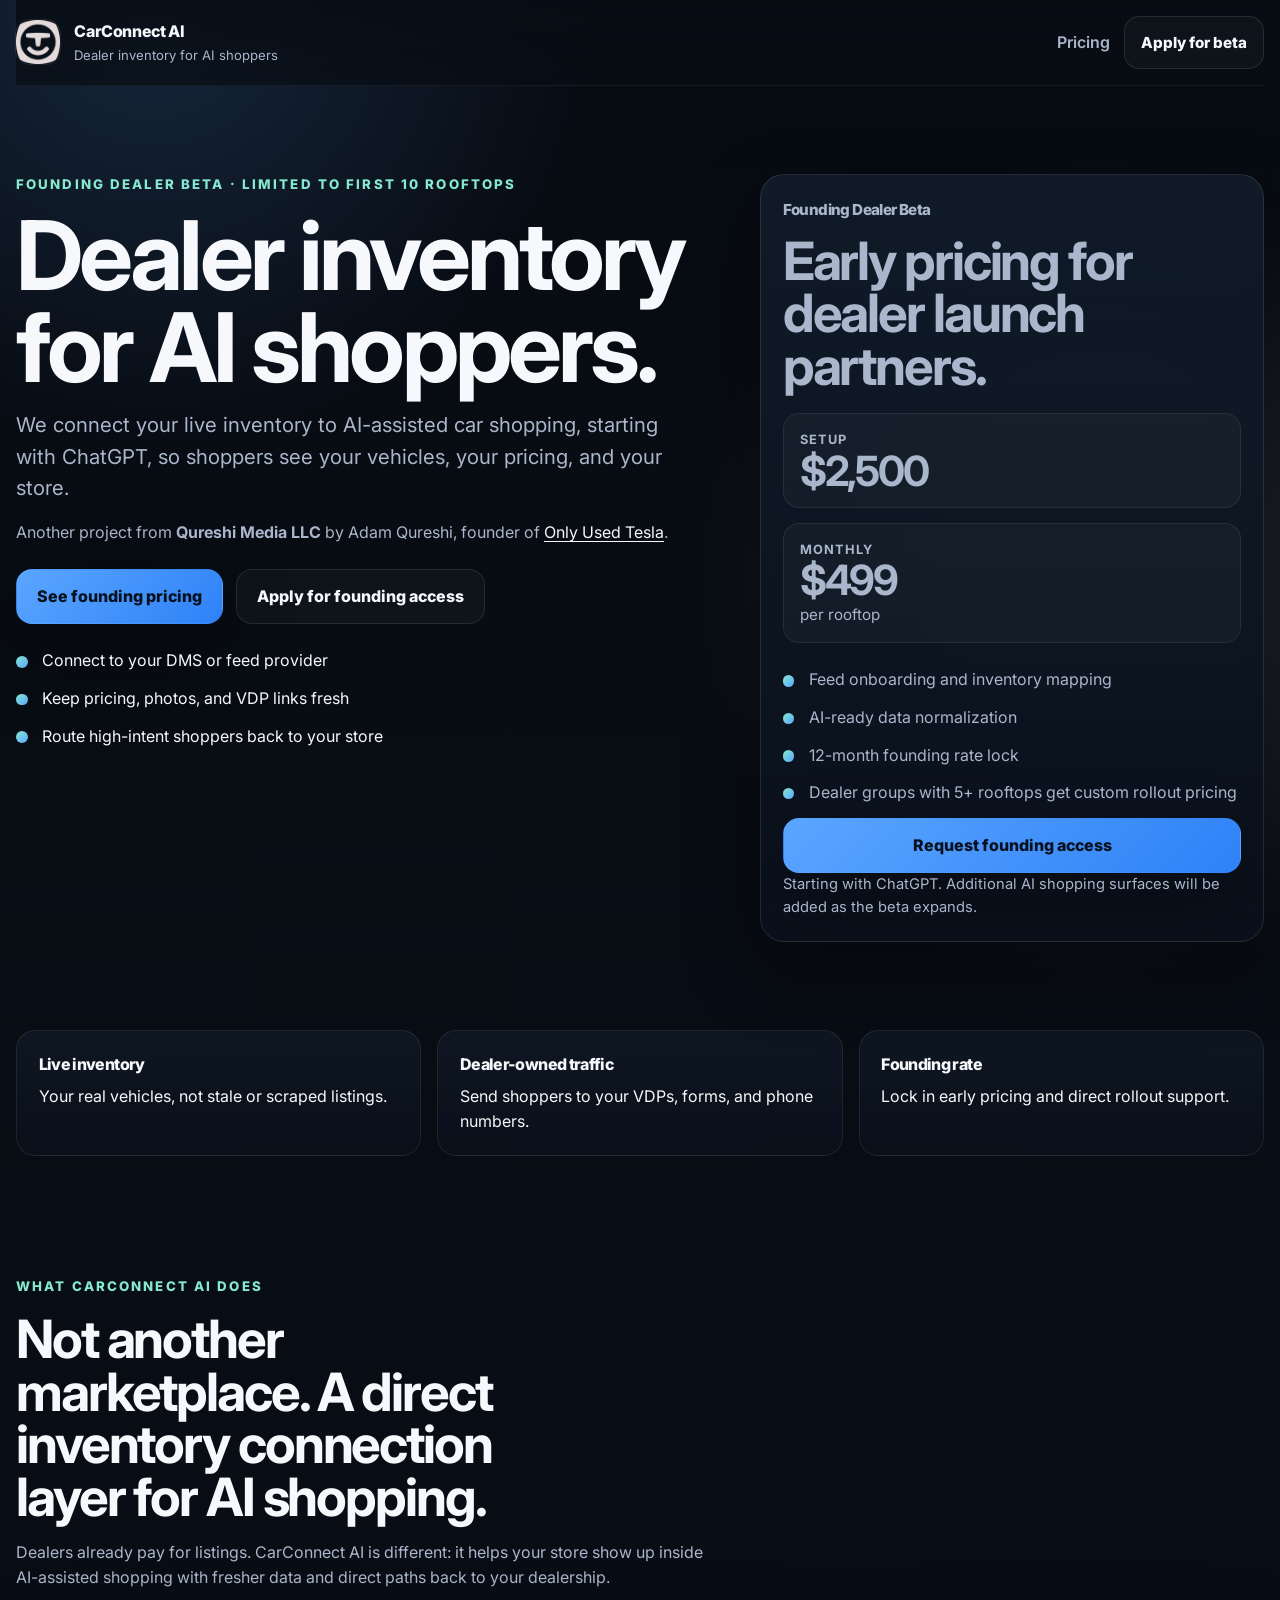
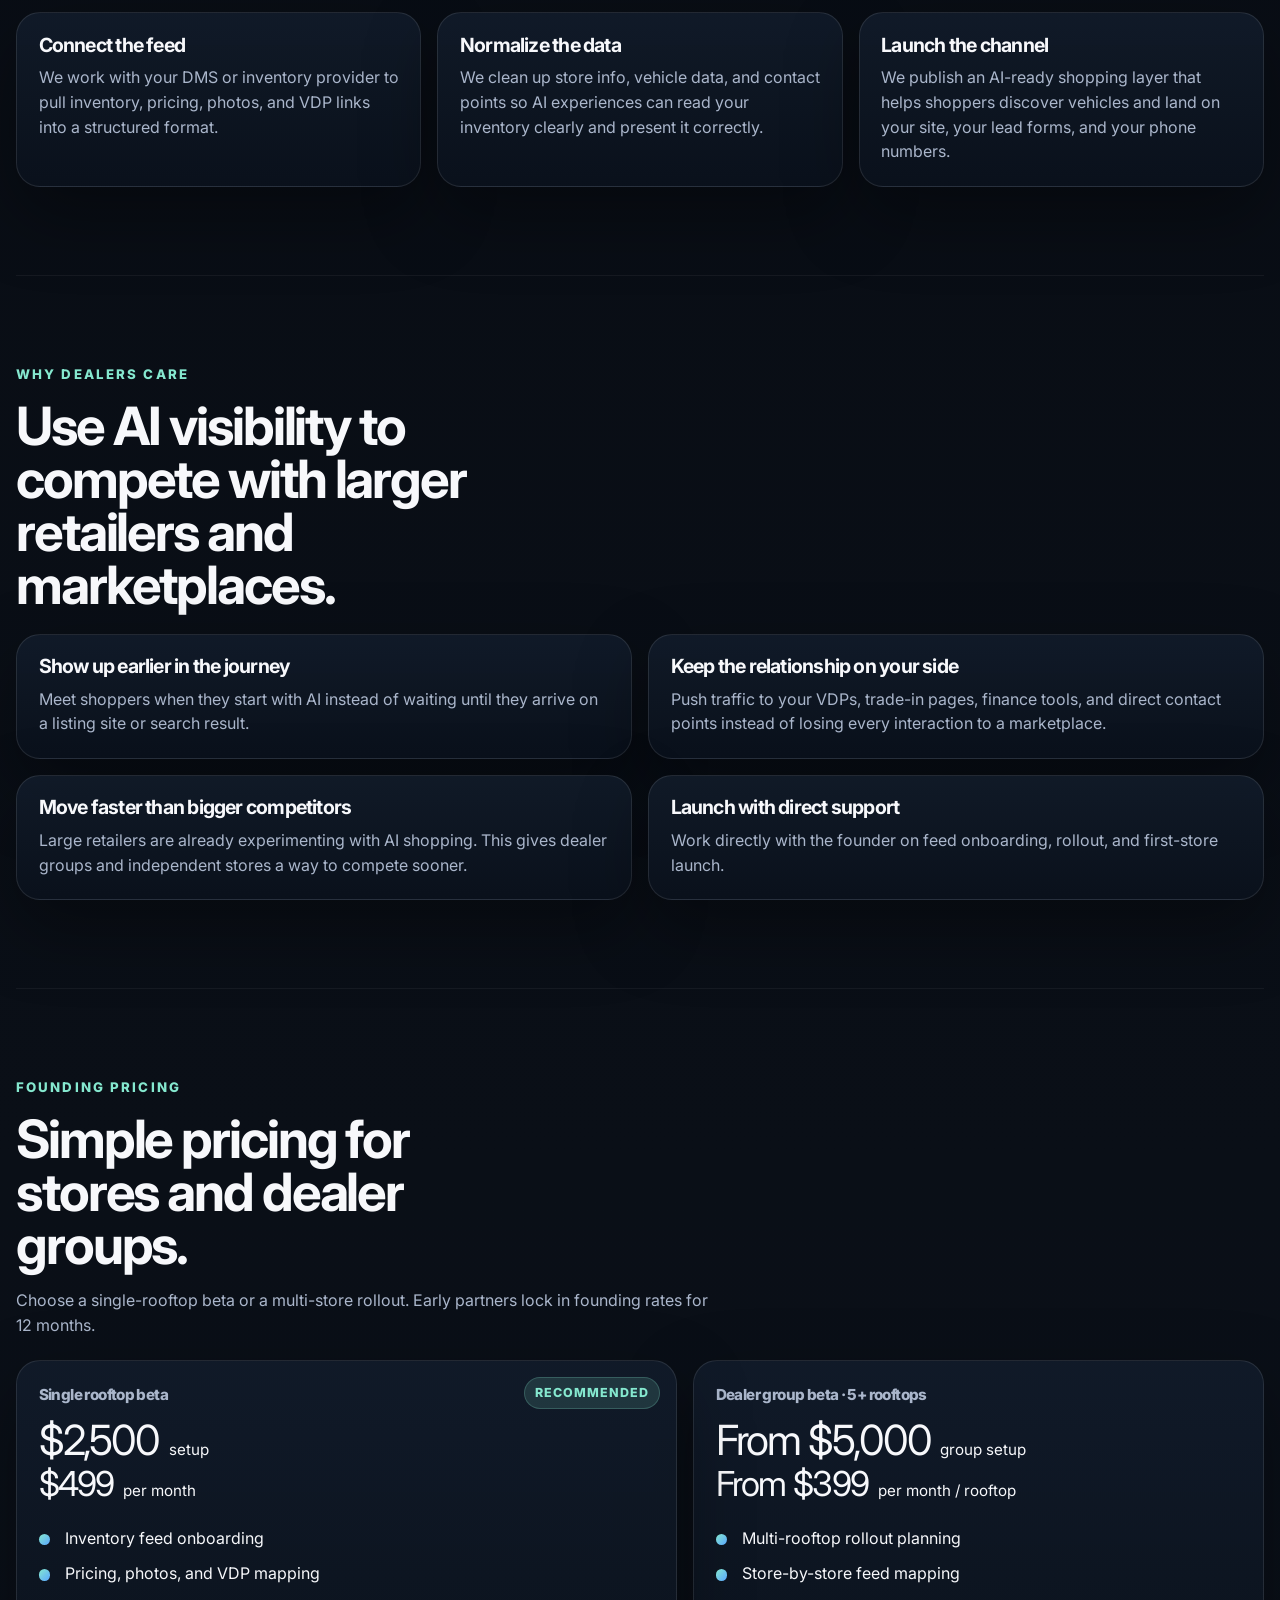
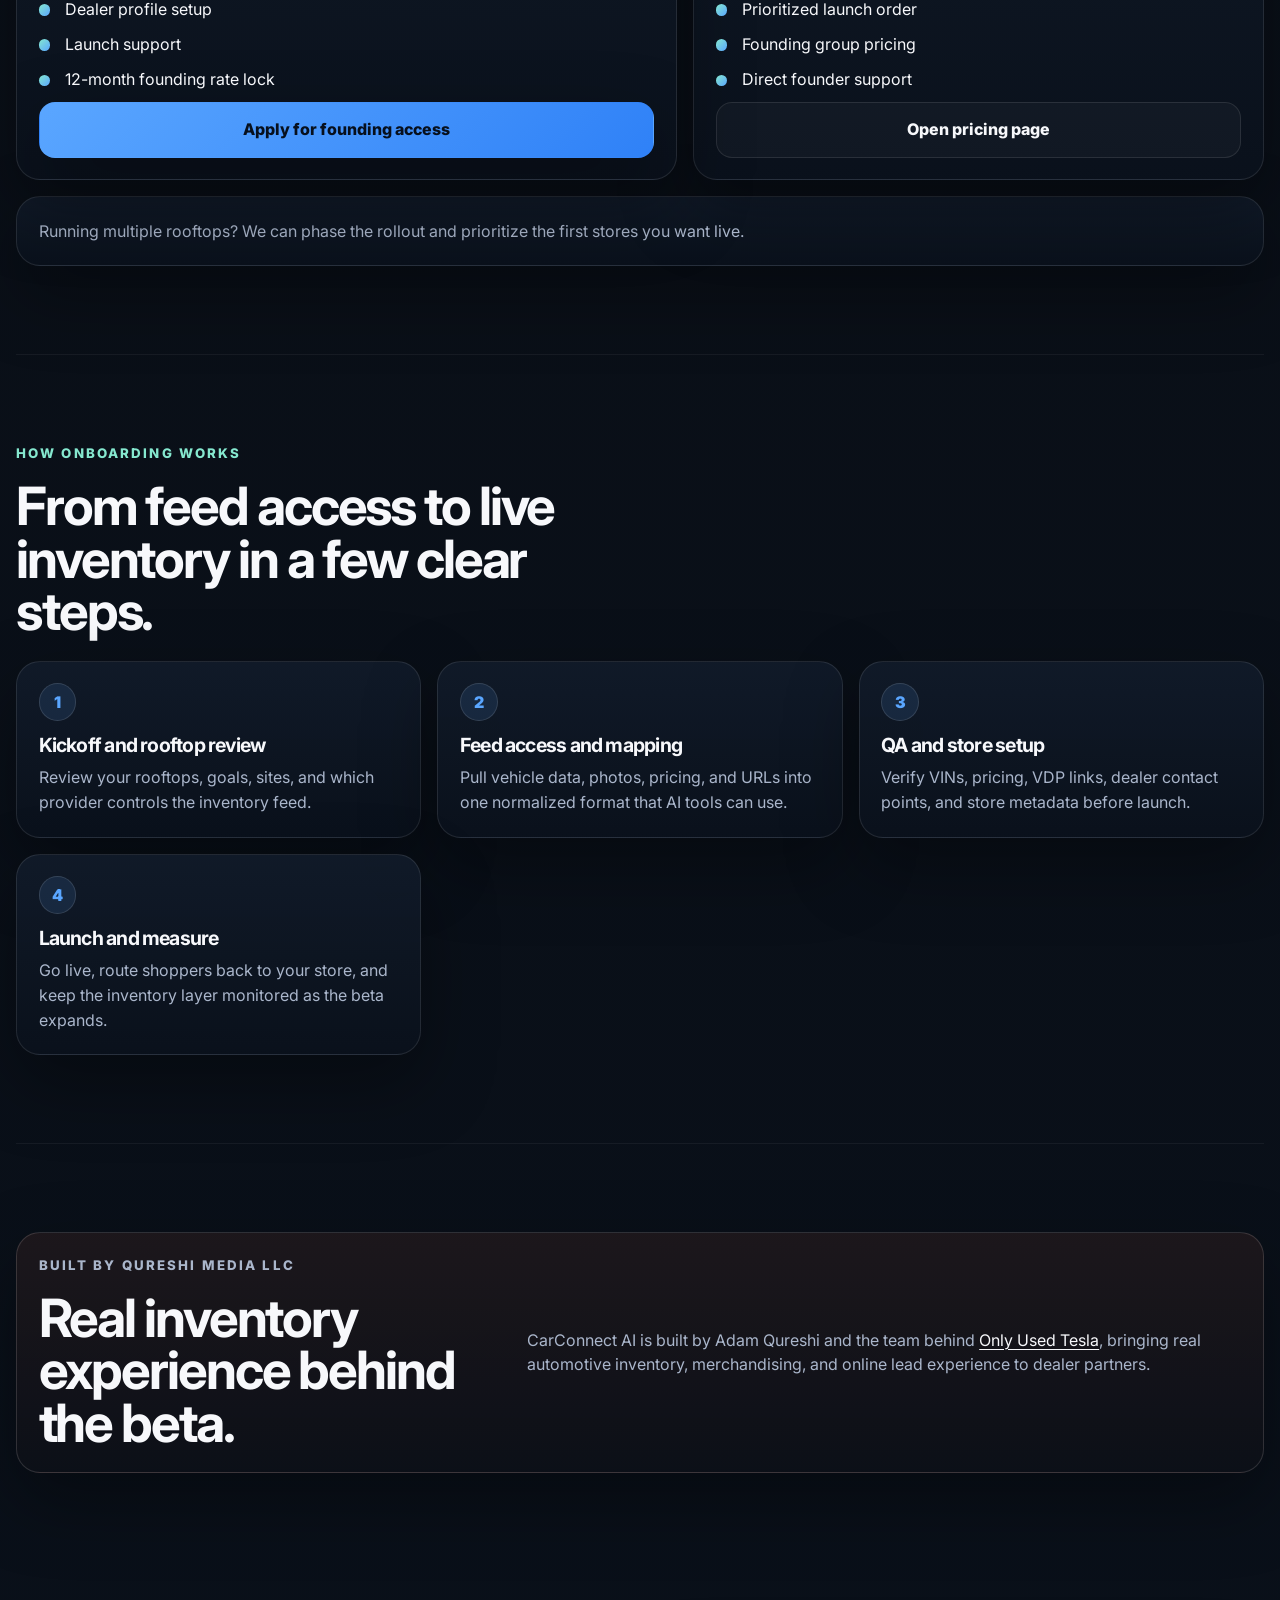
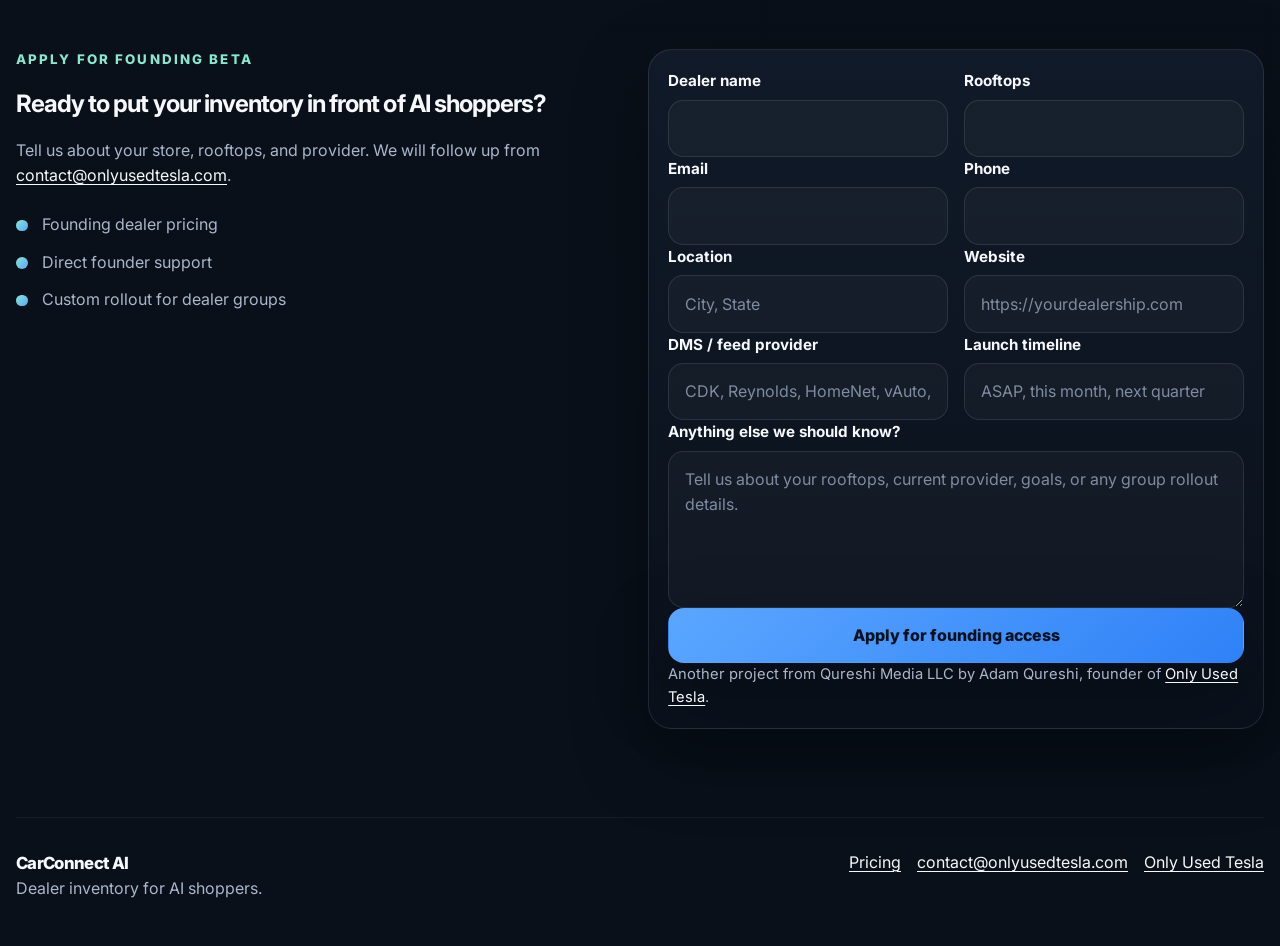
<file: index.html>
<!DOCTYPE html>
<html lang="en">
<head>
  <meta charset="UTF-8" />
  <meta name="viewport" content="width=device-width, initial-scale=1.0" />
  <title>CarConnect AI — Dealer inventory for AI shoppers</title>
  <meta name="description" content="CarConnect AI helps automotive dealers connect live inventory to AI-assisted shopping, starting with ChatGPT." />
  <meta name="theme-color" content="#080d14" />
  <link rel="preconnect" href="https://fonts.googleapis.com" />
  <link rel="preconnect" href="https://fonts.gstatic.com" crossorigin />
  <link href="https://fonts.googleapis.com/css2?family=Inter:wght@400;500;600;700;800;900&display=swap" rel="stylesheet" />
  <link rel="icon" type="image/png" sizes="32x32" href="assets/icon-32.png" />
  <link rel="icon" type="image/png" sizes="192x192" href="assets/icon-192.png" />
  <link rel="apple-touch-icon" href="assets/icon-192.png" />
  <link rel="stylesheet" href="styles.css" />
</head>
<body>
  <div class="site-shell">
    <header class="site-header">
      <a class="brand" href="index.html" aria-label="CarConnect AI home">
        <img class="brand-icon" src="assets/icon-192.png" alt="" width="44" height="44" />
        <span class="brand-lockup">
          <span class="brand-name">CarConnect AI</span>
          <span class="brand-tag">Dealer inventory for AI shoppers</span>
        </span>
      </a>

      <nav class="header-nav" aria-label="Primary">
        <a class="nav-link" href="pricing.html">Pricing</a>
        <a class="button button-secondary button-small" href="#contact">Apply for beta</a>
      </nav>
    </header>

    <main>
      <section class="hero section-space" id="top">
        <div class="hero-copy">
          <p class="eyebrow">Founding dealer beta · limited to first 10 rooftops</p>
          <h1>Dealer inventory for AI shoppers.</h1>
          <p class="lede">
            We connect your live inventory to AI-assisted car shopping, starting with ChatGPT, so shoppers see your vehicles, your pricing, and your store.
          </p>
          <p class="proof-line">
            Another project from <strong>Qureshi Media LLC</strong> by Adam Qureshi, founder of
            <a href="https://onlyusedtesla.com/" target="_blank" rel="noreferrer">Only Used Tesla</a>.
          </p>

          <div class="hero-actions">
            <a class="button button-primary" href="#pricing">See founding pricing</a>
            <a class="button button-secondary" href="#contact">Apply for founding access</a>
          </div>

          <ul class="hero-points" aria-label="Key product points">
            <li>Connect to your DMS or feed provider</li>
            <li>Keep pricing, photos, and VDP links fresh</li>
            <li>Route high-intent shoppers back to your store</li>
          </ul>
        </div>

        <aside class="hero-panel card" aria-label="Founding beta snapshot">
          <p class="card-kicker">Founding Dealer Beta</p>
          <h2>Early pricing for dealer launch partners.</h2>
          <div class="price-stack" aria-label="Starting beta pricing">
            <div class="price-chip">
              <span class="price-label">Setup</span>
              <strong>$2,500</strong>
            </div>
            <div class="price-chip">
              <span class="price-label">Monthly</span>
              <strong>$499</strong>
              <span class="price-note">per rooftop</span>
            </div>
          </div>
          <ul class="check-list">
            <li>Feed onboarding and inventory mapping</li>
            <li>AI-ready data normalization</li>
            <li>12-month founding rate lock</li>
            <li>Dealer groups with 5+ rooftops get custom rollout pricing</li>
          </ul>
          <a class="button button-primary button-full" href="#contact">Request founding access</a>
          <p class="microcopy">
            Starting with ChatGPT. Additional AI shopping surfaces will be added as the beta expands.
          </p>
        </aside>
      </section>

      <section class="signal-band section-space-sm" aria-label="What dealers get">
        <div class="signal-item">
          <span class="signal-label">Live inventory</span>
          <p>Your real vehicles, not stale or scraped listings.</p>
        </div>
        <div class="signal-item">
          <span class="signal-label">Dealer-owned traffic</span>
          <p>Send shoppers to your VDPs, forms, and phone numbers.</p>
        </div>
        <div class="signal-item">
          <span class="signal-label">Founding rate</span>
          <p>Lock in early pricing and direct rollout support.</p>
        </div>
      </section>

      <section class="section-space" id="what">
        <div class="section-heading">
          <p class="eyebrow">What CarConnect AI does</p>
          <h2>Not another marketplace. A direct inventory connection layer for AI shopping.</h2>
          <p class="section-lede">
            Dealers already pay for listings. CarConnect AI is different: it helps your store show up inside AI-assisted shopping with fresher data and direct paths back to your dealership.
          </p>
        </div>

        <div class="card-grid three-up">
          <article class="feature-card card">
            <h3>Connect the feed</h3>
            <p>
              We work with your DMS or inventory provider to pull inventory, pricing, photos, and VDP links into a structured format.
            </p>
          </article>

          <article class="feature-card card">
            <h3>Normalize the data</h3>
            <p>
              We clean up store info, vehicle data, and contact points so AI experiences can read your inventory clearly and present it correctly.
            </p>
          </article>

          <article class="feature-card card">
            <h3>Launch the channel</h3>
            <p>
              We publish an AI-ready shopping layer that helps shoppers discover vehicles and land on your site, your lead forms, and your phone numbers.
            </p>
          </article>
        </div>
      </section>

      <section class="section-space section-alt" id="benefits">
        <div class="section-heading">
          <p class="eyebrow">Why dealers care</p>
          <h2>Use AI visibility to compete with larger retailers and marketplaces.</h2>
        </div>

        <div class="card-grid two-up">
          <article class="benefit-card card">
            <h3>Show up earlier in the journey</h3>
            <p>
              Meet shoppers when they start with AI instead of waiting until they arrive on a listing site or search result.
            </p>
          </article>

          <article class="benefit-card card">
            <h3>Keep the relationship on your side</h3>
            <p>
              Push traffic to your VDPs, trade-in pages, finance tools, and direct contact points instead of losing every interaction to a marketplace.
            </p>
          </article>

          <article class="benefit-card card">
            <h3>Move faster than bigger competitors</h3>
            <p>
              Large retailers are already experimenting with AI shopping. This gives dealer groups and independent stores a way to compete sooner.
            </p>
          </article>

          <article class="benefit-card card">
            <h3>Launch with direct support</h3>
            <p>
              Work directly with the founder on feed onboarding, rollout, and first-store launch.
            </p>
          </article>
        </div>
      </section>

      <section class="section-space" id="pricing">
        <div class="section-heading">
          <p class="eyebrow">Founding pricing</p>
          <h2>Simple pricing for stores and dealer groups.</h2>
          <p class="section-lede">
            Choose a single-rooftop beta or a multi-store rollout. Early partners lock in founding rates for 12 months.
          </p>
        </div>

        <div class="pricing-grid">
          <article class="pricing-card card pricing-card-featured">
            <p class="plan-tag">Single rooftop beta</p>
            <div class="plan-line">
              <span class="plan-price">$2,500</span>
              <span class="plan-caption">setup</span>
            </div>
            <div class="plan-line plan-line-secondary">
              <span class="plan-price plan-price-secondary">$499</span>
              <span class="plan-caption">per month</span>
            </div>
            <ul class="check-list compact">
              <li>Inventory feed onboarding</li>
              <li>Pricing, photos, and VDP mapping</li>
              <li>Dealer profile setup</li>
              <li>Launch support</li>
              <li>12-month founding rate lock</li>
            </ul>
            <a class="button button-primary button-full" href="#contact">Apply for founding access</a>
          </article>

          <article class="pricing-card card">
            <p class="plan-tag">Dealer group beta · 5+ rooftops</p>
            <div class="plan-line">
              <span class="plan-price">From $5,000</span>
              <span class="plan-caption">group setup</span>
            </div>
            <div class="plan-line plan-line-secondary">
              <span class="plan-price plan-price-secondary">From $399</span>
              <span class="plan-caption">per month / rooftop</span>
            </div>
            <ul class="check-list compact">
              <li>Multi-rooftop rollout planning</li>
              <li>Store-by-store feed mapping</li>
              <li>Prioritized launch order</li>
              <li>Founding group pricing</li>
              <li>Direct founder support</li>
            </ul>
            <a class="button button-secondary button-full" href="pricing.html">Open pricing page</a>
          </article>
        </div>

        <div class="inline-note card">
          <p>
            Running multiple rooftops? We can phase the rollout and prioritize the first stores you want live.
          </p>
        </div>
      </section>

      <section class="section-space section-alt" id="process">
        <div class="section-heading">
          <p class="eyebrow">How onboarding works</p>
          <h2>From feed access to live inventory in a few clear steps.</h2>
        </div>

        <div class="steps-grid">
          <article class="step card">
            <span class="step-number">1</span>
            <h3>Kickoff and rooftop review</h3>
            <p>Review your rooftops, goals, sites, and which provider controls the inventory feed.</p>
          </article>

          <article class="step card">
            <span class="step-number">2</span>
            <h3>Feed access and mapping</h3>
            <p>Pull vehicle data, photos, pricing, and URLs into one normalized format that AI tools can use.</p>
          </article>

          <article class="step card">
            <span class="step-number">3</span>
            <h3>QA and store setup</h3>
            <p>Verify VINs, pricing, VDP links, dealer contact points, and store metadata before launch.</p>
          </article>

          <article class="step card">
            <span class="step-number">4</span>
            <h3>Launch and measure</h3>
            <p>Go live, route shoppers back to your store, and keep the inventory layer monitored as the beta expands.</p>
          </article>
        </div>
      </section>

      <section class="section-space founder-strip-wrap">
        <div class="founder-strip card">
          <div>
            <p class="eyebrow eyebrow-muted">Built by Qureshi Media LLC</p>
            <h2>Real inventory experience behind the beta.</h2>
          </div>
          <p>
            CarConnect AI is built by Adam Qureshi and the team behind
            <a href="https://onlyusedtesla.com/" target="_blank" rel="noreferrer">Only Used Tesla</a>,
            bringing real automotive inventory, merchandising, and online lead experience to dealer partners.
          </p>
        </div>
      </section>

      <section class="section-space contact-wrap" id="contact">
        <div class="contact-copy">
          <p class="eyebrow">Apply for founding beta</p>
          <h2>Ready to put your inventory in front of AI shoppers?</h2>
          <p class="section-lede">
            Tell us about your store, rooftops, and provider. We will follow up from
            <a href="mailto:contact@onlyusedtesla.com">contact@onlyusedtesla.com</a>.
          </p>
          <ul class="contact-points">
            <li>Founding dealer pricing</li>
            <li>Direct founder support</li>
            <li>Custom rollout for dealer groups</li>
          </ul>
        </div>

        <form class="contact-form card" action="https://formsubmit.co/contact@onlyusedtesla.com" method="POST">
          <input type="hidden" name="_subject" value="New CarConnect AI founding dealer beta lead" />
          <input type="hidden" name="_next" value="https://adamqureshi.com/car-connect-ai/thanks.html" />
          <input type="hidden" name="_template" value="table" />
          <input type="hidden" name="_autoresponse" value="Thanks for reaching out about CarConnect AI. We received your request and will follow up shortly." />
          <input class="honeypot" type="text" name="_honey" tabindex="-1" autocomplete="off" aria-hidden="true" />

          <div class="field-grid two-up-grid">
            <div class="field-group">
              <label for="dealer-name">Dealer name</label>
              <input id="dealer-name" name="dealer_name" type="text" autocomplete="organization" required />
            </div>

            <div class="field-group">
              <label for="rooftops">Rooftops</label>
              <input id="rooftops" name="rooftops" type="number" min="1" step="1" inputmode="numeric" required />
            </div>
          </div>

          <div class="field-grid two-up-grid">
            <div class="field-group">
              <label for="email">Email</label>
              <input id="email" name="email" type="email" autocomplete="email" required />
            </div>

            <div class="field-group">
              <label for="phone">Phone</label>
              <input id="phone" name="phone" type="tel" autocomplete="tel" required />
            </div>
          </div>

          <div class="field-grid two-up-grid">
            <div class="field-group">
              <label for="location">Location</label>
              <input id="location" name="location" type="text" autocomplete="address-level2" placeholder="City, State" required />
            </div>

            <div class="field-group">
              <label for="website">Website</label>
              <input id="website" name="website" type="url" placeholder="https://yourdealership.com" />
            </div>
          </div>

          <div class="field-grid two-up-grid">
            <div class="field-group">
              <label for="provider">DMS / feed provider</label>
              <input id="provider" name="provider" type="text" placeholder="CDK, Reynolds, HomeNet, vAuto, Dealer.com" required />
            </div>

            <div class="field-group">
              <label for="timeline">Launch timeline</label>
              <input id="timeline" name="timeline" type="text" placeholder="ASAP, this month, next quarter" />
            </div>
          </div>

          <div class="field-group">
            <label for="notes">Anything else we should know?</label>
            <textarea id="notes" name="notes" rows="5" placeholder="Tell us about your rooftops, current provider, goals, or any group rollout details."></textarea>
          </div>

          <button class="button button-primary button-full" type="submit">Apply for founding access</button>
          <p class="form-note">
            Another project from Qureshi Media LLC by Adam Qureshi, founder of
            <a href="https://onlyusedtesla.com/" target="_blank" rel="noreferrer">Only Used Tesla</a>.
          </p>
        </form>
      </section>
    </main>

    <footer class="site-footer">
      <div>
        <p class="footer-brand">CarConnect AI</p>
        <p class="footer-copy">Dealer inventory for AI shoppers.</p>
      </div>
      <div class="footer-links">
        <a href="pricing.html">Pricing</a>
        <a href="mailto:contact@onlyusedtesla.com">contact@onlyusedtesla.com</a>
        <a href="https://onlyusedtesla.com/" target="_blank" rel="noreferrer">Only Used Tesla</a>
      </div>
    </footer>
  </div>
</body>
</html>
</file>
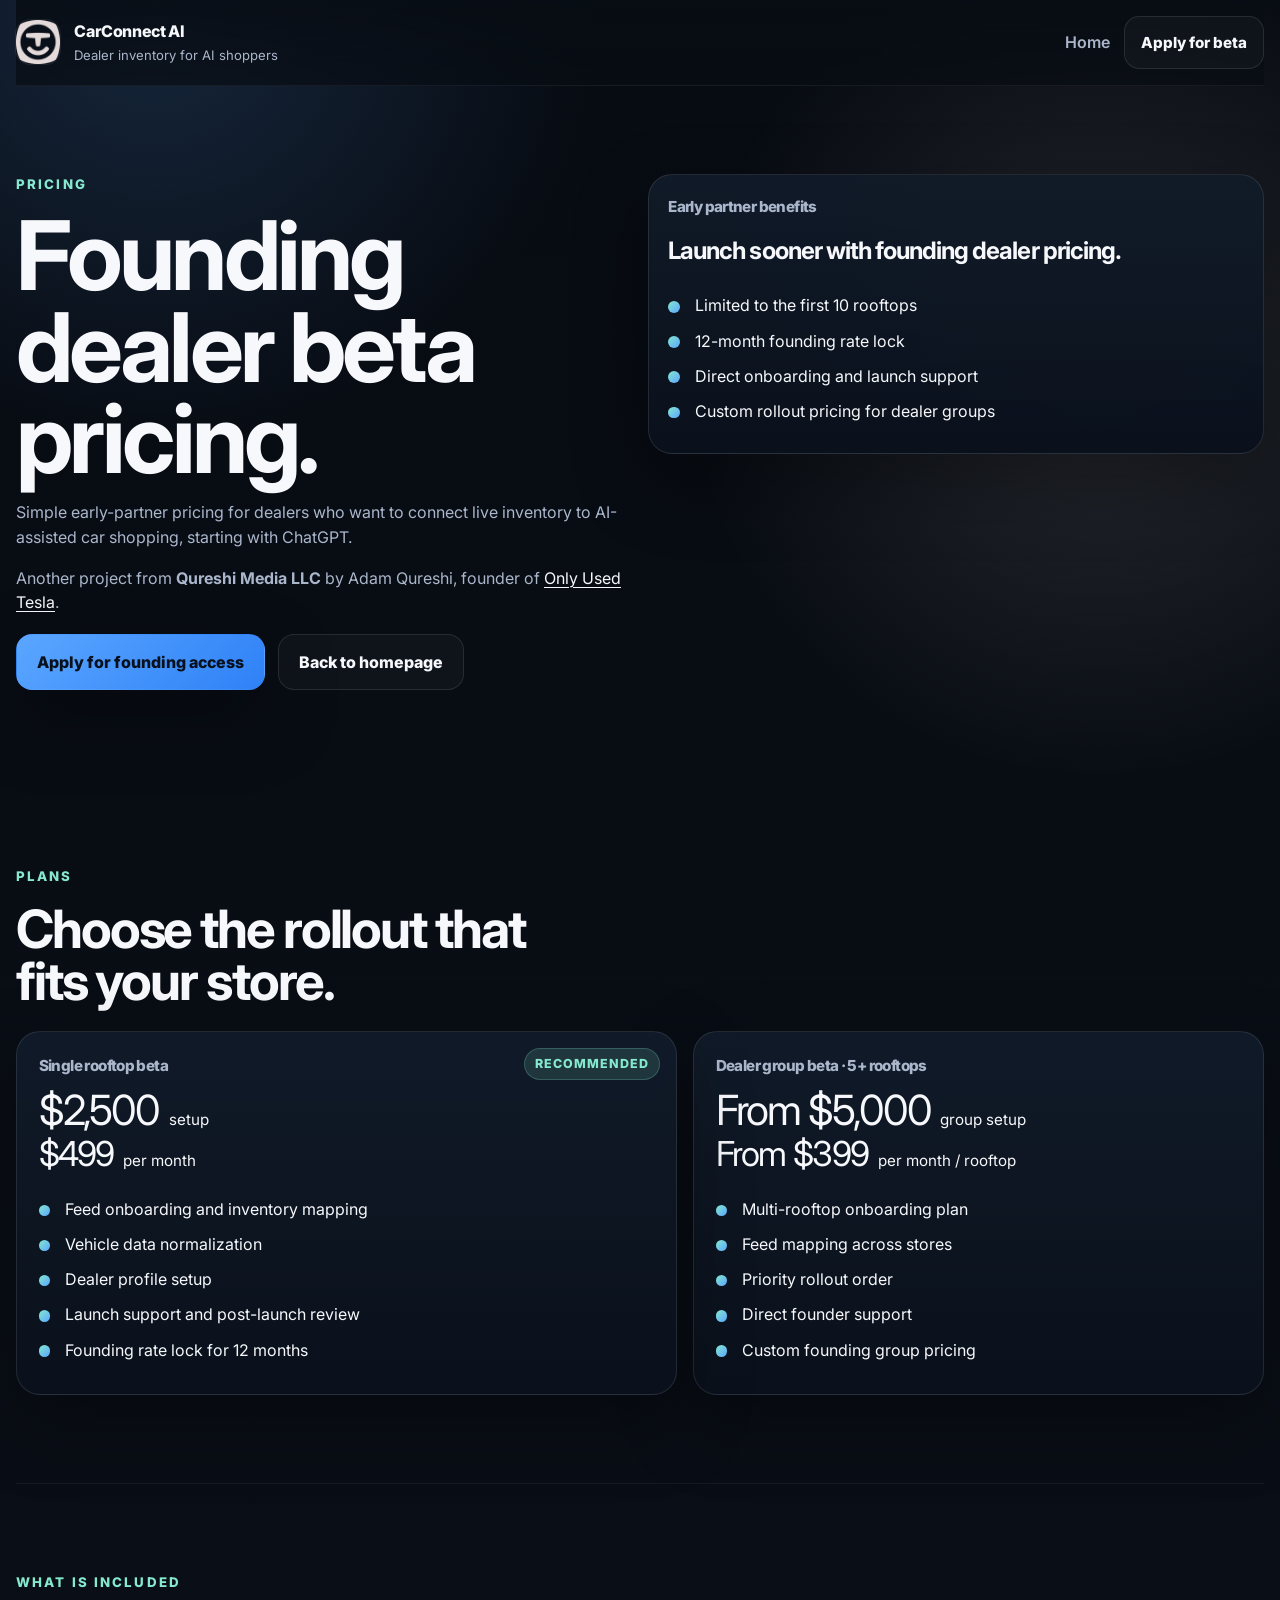
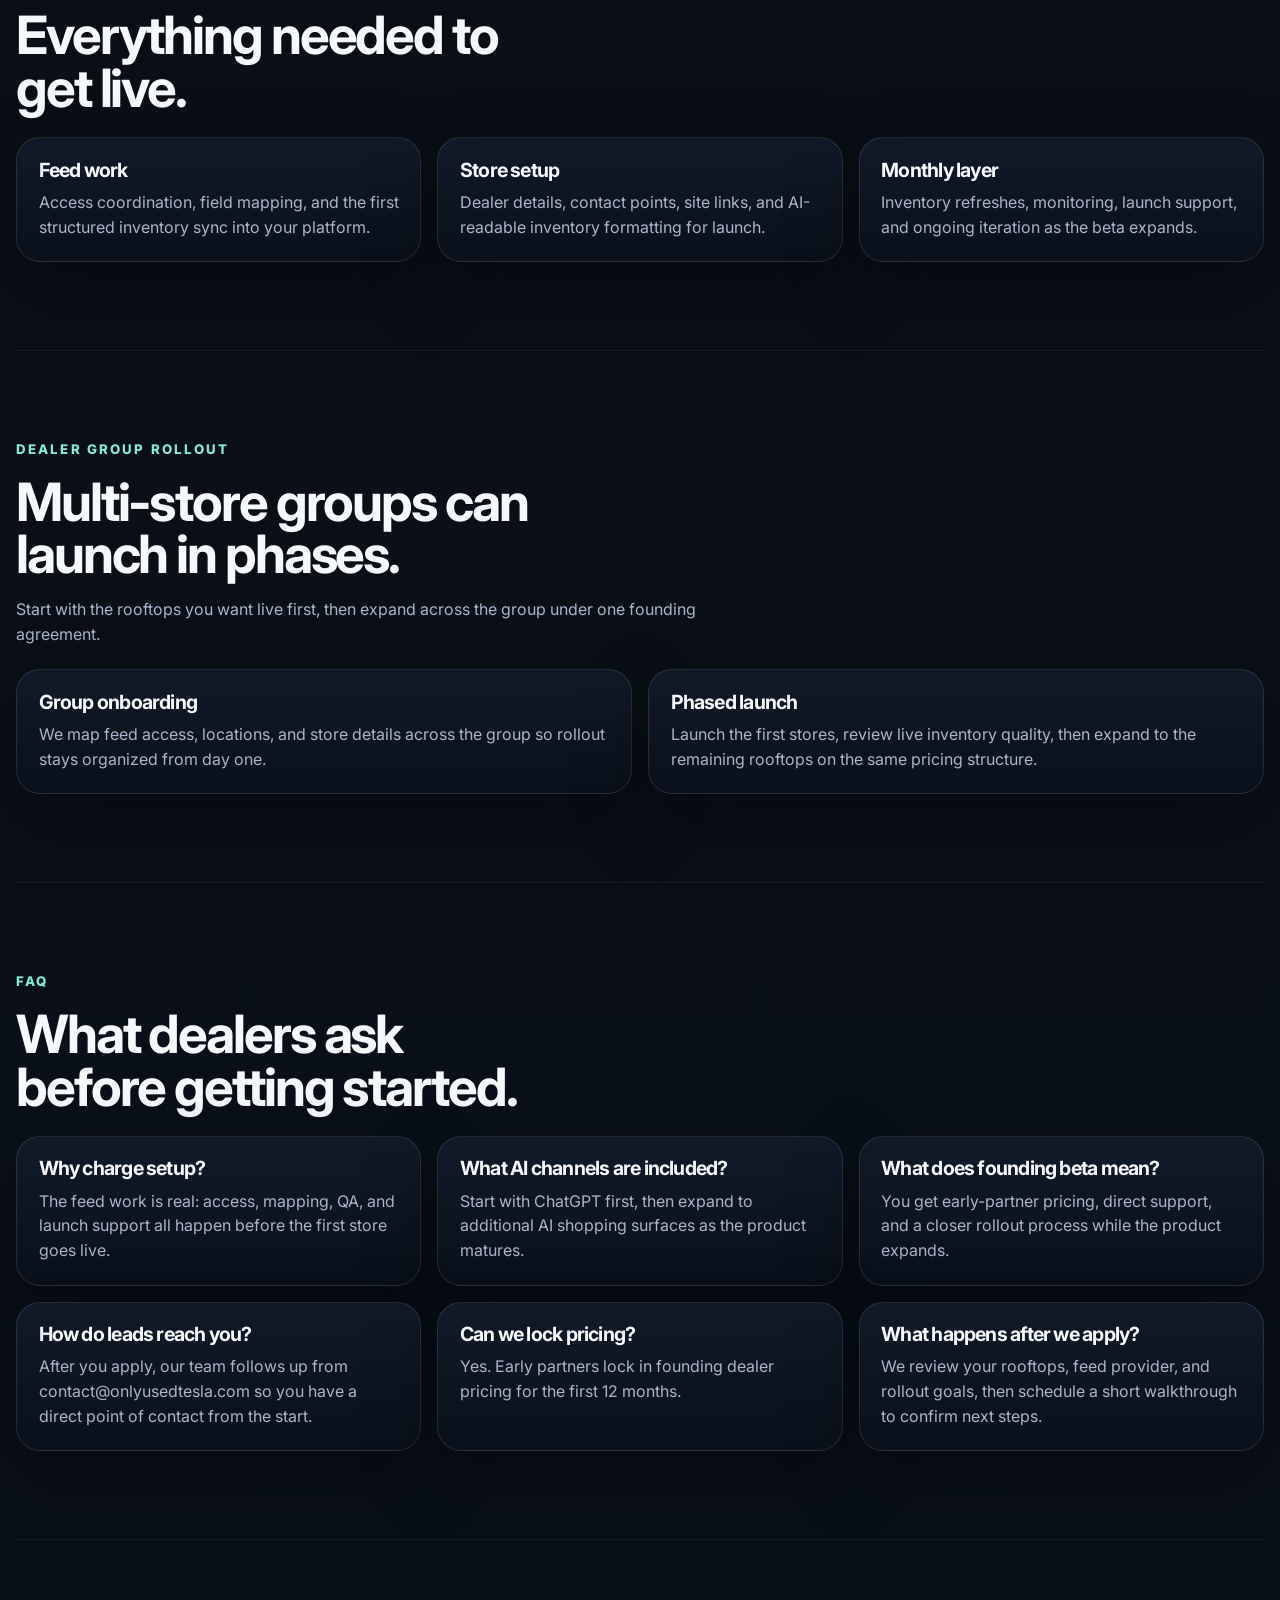
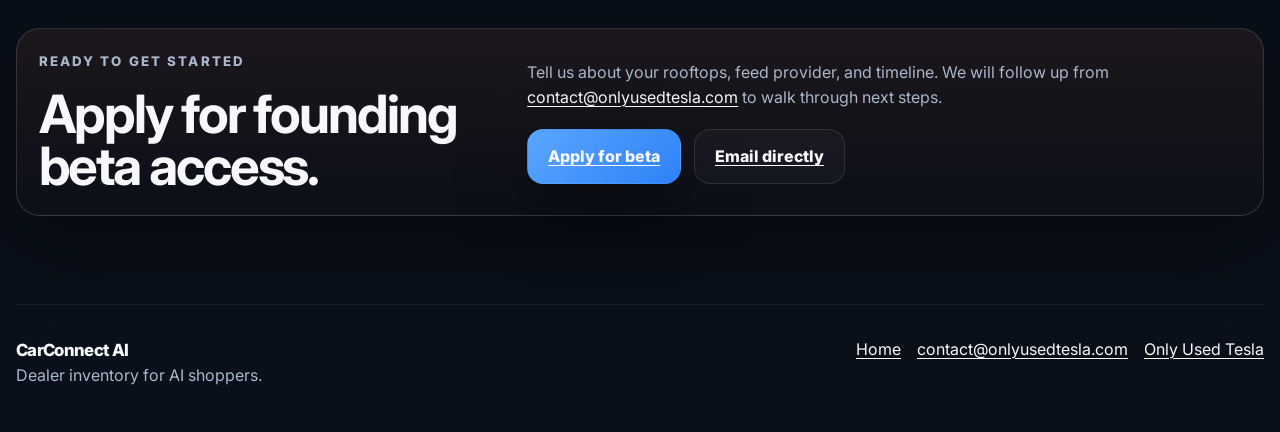
<file: pricing.html>
<!DOCTYPE html>
<html lang="en">
<head>
  <meta charset="UTF-8" />
  <meta name="viewport" content="width=device-width, initial-scale=1.0" />
  <title>Pricing — CarConnect AI</title>
  <meta name="description" content="Founding dealer beta pricing for CarConnect AI." />
  <meta name="theme-color" content="#080d14" />
  <link rel="preconnect" href="https://fonts.googleapis.com" />
  <link rel="preconnect" href="https://fonts.gstatic.com" crossorigin />
  <link href="https://fonts.googleapis.com/css2?family=Inter:wght@400;500;600;700;800;900&display=swap" rel="stylesheet" />
  <link rel="icon" type="image/png" sizes="32x32" href="assets/icon-32.png" />
  <link rel="icon" type="image/png" sizes="192x192" href="assets/icon-192.png" />
  <link rel="apple-touch-icon" href="assets/icon-192.png" />
  <link rel="stylesheet" href="styles.css" />
</head>
<body>
  <div class="site-shell">
    <header class="site-header">
      <a class="brand" href="index.html" aria-label="CarConnect AI home">
        <img class="brand-icon" src="assets/icon-192.png" alt="" width="44" height="44" />
        <span class="brand-lockup">
          <span class="brand-name">CarConnect AI</span>
          <span class="brand-tag">Dealer inventory for AI shoppers</span>
        </span>
      </a>

      <nav class="header-nav" aria-label="Primary">
        <a class="nav-link" href="index.html">Home</a>
        <a class="button button-secondary button-small" href="index.html#contact">Apply for beta</a>
      </nav>
    </header>

    <main>
      <section class="page-hero section-space">
        <div class="page-hero-copy">
          <p class="eyebrow">Pricing</p>
          <h1>Founding dealer beta pricing.</h1>
          <p class="section-lede">
            Simple early-partner pricing for dealers who want to connect live inventory to AI-assisted car shopping, starting with ChatGPT.
          </p>
          <p class="proof-line">
            Another project from <strong>Qureshi Media LLC</strong> by Adam Qureshi, founder of
            <a href="https://onlyusedtesla.com/" target="_blank" rel="noreferrer">Only Used Tesla</a>.
          </p>
          <div class="support-links">
            <a class="button button-primary" href="index.html#contact">Apply for founding access</a>
            <a class="button button-secondary" href="index.html">Back to homepage</a>
          </div>
        </div>

        <aside class="callout-card card">
          <p class="card-kicker">Early partner benefits</p>
          <h2>Launch sooner with founding dealer pricing.</h2>
          <ul class="check-list compact">
            <li>Limited to the first 10 rooftops</li>
            <li>12-month founding rate lock</li>
            <li>Direct onboarding and launch support</li>
            <li>Custom rollout pricing for dealer groups</li>
          </ul>
        </aside>
      </section>

      <section class="section-space" id="plans">
        <div class="section-heading">
          <p class="eyebrow">Plans</p>
          <h2>Choose the rollout that fits your store.</h2>
        </div>

        <div class="pricing-grid pricing-overview">
          <article class="pricing-card card pricing-card-featured">
            <p class="plan-tag">Single rooftop beta</p>
            <div class="plan-line">
              <span class="plan-price">$2,500</span>
              <span class="plan-caption">setup</span>
            </div>
            <div class="plan-line plan-line-secondary">
              <span class="plan-price plan-price-secondary">$499</span>
              <span class="plan-caption">per month</span>
            </div>
            <ul class="check-list compact">
              <li>Feed onboarding and inventory mapping</li>
              <li>Vehicle data normalization</li>
              <li>Dealer profile setup</li>
              <li>Launch support and post-launch review</li>
              <li>Founding rate lock for 12 months</li>
            </ul>
          </article>

          <article class="pricing-card card">
            <p class="plan-tag">Dealer group beta · 5+ rooftops</p>
            <div class="plan-line">
              <span class="plan-price">From $5,000</span>
              <span class="plan-caption">group setup</span>
            </div>
            <div class="plan-line plan-line-secondary">
              <span class="plan-price plan-price-secondary">From $399</span>
              <span class="plan-caption">per month / rooftop</span>
            </div>
            <ul class="check-list compact">
              <li>Multi-rooftop onboarding plan</li>
              <li>Feed mapping across stores</li>
              <li>Priority rollout order</li>
              <li>Direct founder support</li>
              <li>Custom founding group pricing</li>
            </ul>
          </article>
        </div>
      </section>

      <section class="section-space section-alt">
        <div class="section-heading">
          <p class="eyebrow">What is included</p>
          <h2>Everything needed to get live.</h2>
        </div>

        <div class="card-grid three-up">
          <article class="feature-card card">
            <h3>Feed work</h3>
            <p>Access coordination, field mapping, and the first structured inventory sync into your platform.</p>
          </article>

          <article class="feature-card card">
            <h3>Store setup</h3>
            <p>Dealer details, contact points, site links, and AI-readable inventory formatting for launch.</p>
          </article>

          <article class="feature-card card">
            <h3>Monthly layer</h3>
            <p>Inventory refreshes, monitoring, launch support, and ongoing iteration as the beta expands.</p>
          </article>
        </div>
      </section>

      <section class="section-space">
        <div class="section-heading">
          <p class="eyebrow">Dealer group rollout</p>
          <h2>Multi-store groups can launch in phases.</h2>
          <p class="section-lede">
            Start with the rooftops you want live first, then expand across the group under one founding agreement.
          </p>
        </div>

        <div class="card-grid two-up">
          <article class="feature-card card">
            <h3>Group onboarding</h3>
            <p>
              We map feed access, locations, and store details across the group so rollout stays organized from day one.
            </p>
          </article>

          <article class="feature-card card">
            <h3>Phased launch</h3>
            <p>
              Launch the first stores, review live inventory quality, then expand to the remaining rooftops on the same pricing structure.
            </p>
          </article>
        </div>
      </section>

      <section class="section-space section-alt">
        <div class="section-heading">
          <p class="eyebrow">FAQ</p>
          <h2>What dealers ask before getting started.</h2>
        </div>

        <div class="faq-grid">
          <article class="faq-card card">
            <h3>Why charge setup?</h3>
            <p>The feed work is real: access, mapping, QA, and launch support all happen before the first store goes live.</p>
          </article>

          <article class="faq-card card">
            <h3>What AI channels are included?</h3>
            <p>Start with ChatGPT first, then expand to additional AI shopping surfaces as the product matures.</p>
          </article>

          <article class="faq-card card">
            <h3>What does founding beta mean?</h3>
            <p>You get early-partner pricing, direct support, and a closer rollout process while the product expands.</p>
          </article>

          <article class="faq-card card">
            <h3>How do leads reach you?</h3>
            <p>After you apply, our team follows up from contact@onlyusedtesla.com so you have a direct point of contact from the start.</p>
          </article>

          <article class="faq-card card">
            <h3>Can we lock pricing?</h3>
            <p>Yes. Early partners lock in founding dealer pricing for the first 12 months.</p>
          </article>

          <article class="faq-card card">
            <h3>What happens after we apply?</h3>
            <p>We review your rooftops, feed provider, and rollout goals, then schedule a short walkthrough to confirm next steps.</p>
          </article>
        </div>
      </section>

      <section class="section-space">
        <div class="founder-strip card">
          <div>
            <p class="eyebrow eyebrow-muted">Ready to get started</p>
            <h2>Apply for founding beta access.</h2>
          </div>
          <div>
            <p>
              Tell us about your rooftops, feed provider, and timeline. We will follow up from
              <a href="mailto:contact@onlyusedtesla.com">contact@onlyusedtesla.com</a> to walk through next steps.
            </p>
            <div class="support-links">
              <a class="button button-primary" href="index.html#contact">Apply for beta</a>
              <a class="button button-secondary" href="mailto:contact@onlyusedtesla.com?subject=CarConnect%20AI%20Founding%20Dealer%20Beta">Email directly</a>
            </div>
          </div>
        </div>
      </section>
    </main>

    <footer class="site-footer">
      <div>
        <p class="footer-brand">CarConnect AI</p>
        <p class="footer-copy">Dealer inventory for AI shoppers.</p>
      </div>
      <div class="footer-links">
        <a href="index.html">Home</a>
        <a href="mailto:contact@onlyusedtesla.com">contact@onlyusedtesla.com</a>
        <a href="https://onlyusedtesla.com/" target="_blank" rel="noreferrer">Only Used Tesla</a>
      </div>
    </footer>
  </div>
</body>
</html>
</file>
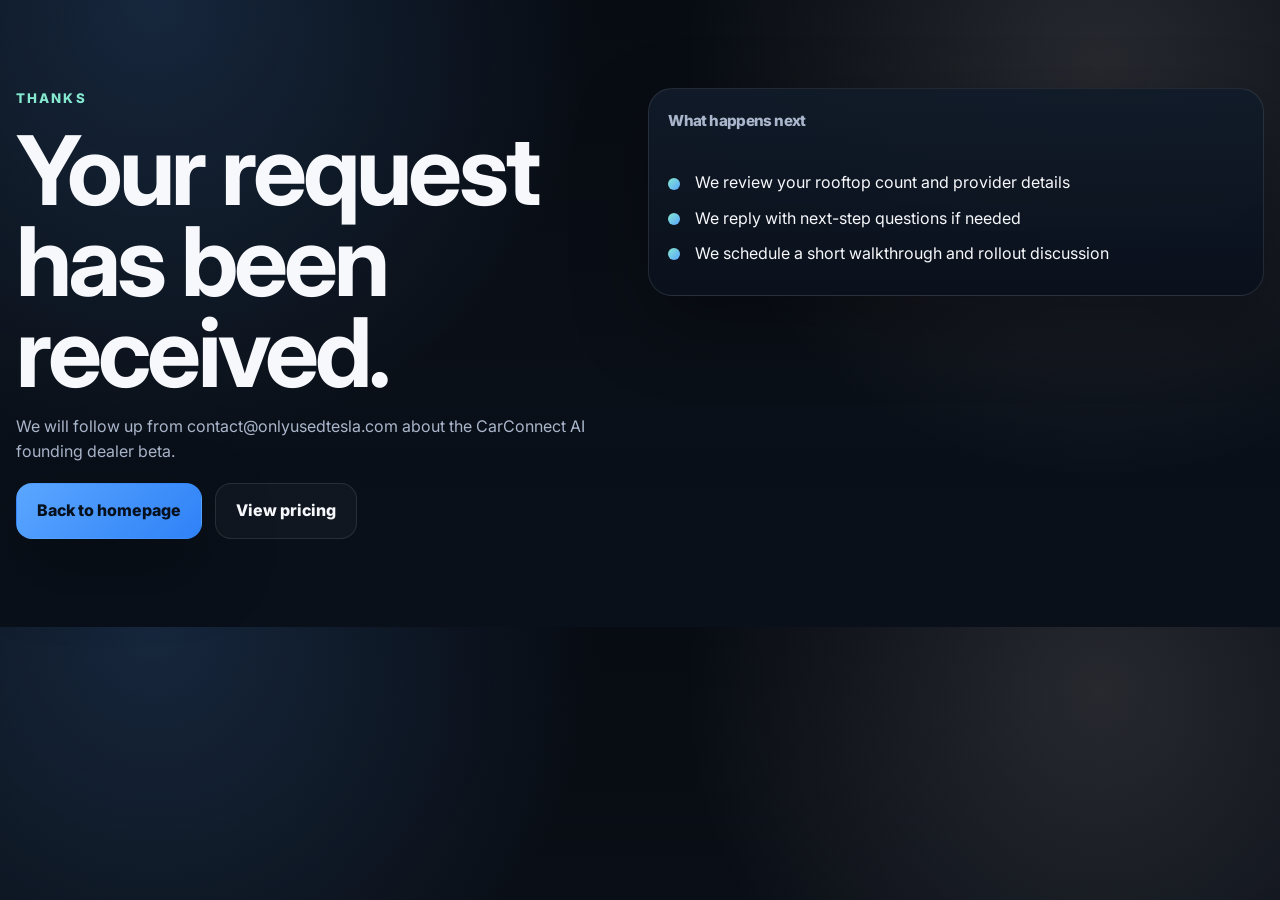
<file: thanks.html>
<!DOCTYPE html>
<html lang="en">
<head>
  <meta charset="UTF-8" />
  <meta name="viewport" content="width=device-width, initial-scale=1.0" />
  <title>Thanks — CarConnect AI</title>
  <meta name="theme-color" content="#080d14" />
  <link rel="preconnect" href="https://fonts.googleapis.com" />
  <link rel="preconnect" href="https://fonts.gstatic.com" crossorigin />
  <link href="https://fonts.googleapis.com/css2?family=Inter:wght@400;500;600;700;800;900&display=swap" rel="stylesheet" />
  <link rel="icon" type="image/png" sizes="32x32" href="assets/icon-32.png" />
  <link rel="icon" type="image/png" sizes="192x192" href="assets/icon-192.png" />
  <link rel="apple-touch-icon" href="assets/icon-192.png" />
  <link rel="stylesheet" href="styles.css" />
</head>
<body>
  <div class="site-shell">
    <main class="page-hero section-space">
      <div class="page-hero-copy">
        <p class="eyebrow">Thanks</p>
        <h1>Your request has been received.</h1>
        <p class="section-lede">
          We will follow up from <a href="mailto:contact@onlyusedtesla.com">contact@onlyusedtesla.com</a> about the CarConnect AI founding dealer beta.
        </p>
        <div class="support-links">
          <a class="button button-primary" href="index.html">Back to homepage</a>
          <a class="button button-secondary" href="pricing.html">View pricing</a>
        </div>
      </div>

      <aside class="callout-card card">
        <p class="card-kicker">What happens next</p>
        <ul class="check-list compact">
          <li>We review your rooftop count and provider details</li>
          <li>We reply with next-step questions if needed</li>
          <li>We schedule a short walkthrough and rollout discussion</li>
        </ul>
      </aside>
    </main>
  </div>
</body>
</html>
</file>
<file: styles.css>
:root {
  --bg: #080d14;
  --bg-soft: #0c1320;
  --panel: rgba(15, 24, 38, 0.9);
  --panel-strong: rgba(18, 28, 44, 0.95);
  --panel-warm: rgba(229, 218, 218, 0.08);
  --text: #f7f8fb;
  --muted: #aab6cb;
  --line: rgba(255, 255, 255, 0.1);
  --line-strong: rgba(255, 255, 255, 0.18);
  --accent: #5aa6ff;
  --accent-strong: #2f81f7;
  --accent-warm: #e5dada;
  --accent-warm-ink: #221d1d;
  --success: #85e8cf;
  --shadow: 0 1.75em 4.5em rgba(0, 0, 0, 0.34);
  --radius-lg: 1.5em;
  --radius-md: 1.1em;
  --content: 78em;
}

* {
  box-sizing: border-box;
}

html {
  scroll-behavior: smooth;
}

body {
  margin: 0;
  font-family: "Inter", system-ui, -apple-system, BlinkMacSystemFont, "Segoe UI", sans-serif;
  color: var(--text);
  background:
    radial-gradient(circle at 12% 0%, rgba(90, 166, 255, 0.18), transparent 28em),
    radial-gradient(circle at 86% 10%, rgba(229, 218, 218, 0.14), transparent 26em),
    linear-gradient(180deg, #070b12 0%, #0a0f17 48%, #09101a 100%);
  line-height: 1.55;
  -webkit-font-smoothing: antialiased;
  text-rendering: optimizeLegibility;
}

body::before {
  content: "";
  position: fixed;
  inset: 0;
  background-image: linear-gradient(rgba(255, 255, 255, 0.025) 0.05em, transparent 0.05em), linear-gradient(90deg, rgba(255, 255, 255, 0.025) 0.05em, transparent 0.05em);
  background-size: 2.2em 2.2em;
  mask-image: linear-gradient(180deg, rgba(0, 0, 0, 0.2), transparent 90%);
  pointer-events: none;
}

img {
  display: block;
  max-width: 100%;
}

button,
input,
textarea {
  font: inherit;
}

a {
  color: inherit;
  text-decoration: none;
}

a:hover {
  text-decoration: none;
}

.site-shell {
  width: min(100% - 1.25rem, var(--content));
  margin: 0 auto;
}

.site-header {
  position: sticky;
  top: 0;
  z-index: 100;
  display: flex;
  align-items: center;
  justify-content: space-between;
  gap: 1em;
  padding: 1rem 0;
  backdrop-filter: blur(1.1em);
  background: linear-gradient(180deg, rgba(8, 13, 20, 0.9), rgba(8, 13, 20, 0.72));
  border-bottom: 1px solid rgba(255, 255, 255, 0.06);
}

.brand {
  display: inline-flex;
  align-items: center;
  gap: 0.9rem;
  min-width: 0;
}

.brand-icon {
  width: 2.75rem;
  height: 2.75rem;
  border-radius: 0.9rem;
  box-shadow: 0 0 0 1px rgba(255, 255, 255, 0.08);
}

.brand-lockup {
  display: grid;
  gap: 0.08rem;
  min-width: 0;
}

.brand-name {
  font-size: 1rem;
  font-weight: 800;
  letter-spacing: -0.025em;
}

.brand-tag {
  font-size: 0.82rem;
  color: var(--muted);
}

.header-nav {
  display: flex;
  align-items: center;
  gap: 0.85rem;
}

.nav-link {
  color: var(--muted);
  font-weight: 600;
}

.section-space {
  padding: 4.5rem 0;
}

.section-space-sm {
  padding: 0 0 2rem;
}

.hero {
  display: grid;
  gap: 1.5rem;
  align-items: start;
}

.hero-copy,
.hero-panel {
  min-width: 0;
}

.eyebrow {
  margin: 0 0 1rem;
  font-size: 0.83rem;
  font-weight: 800;
  letter-spacing: 0.16em;
  text-transform: uppercase;
  color: var(--success);
}

.eyebrow-muted {
  color: var(--accent-warm);
}

h1,
h2,
h3,
.card-kicker,
.plan-tag,
.signal-label,
.footer-brand {
  letter-spacing: -0.04em;
}

h1,
h2,
h3,
p {
  margin: 0;
}

.hero h1,
.page-hero h1 {
  font-size: clamp(2.8rem, 10vw, 6rem);
  line-height: 0.95;
  max-width: 11ch;
}

.hero-panel h2,
.section-heading h2,
.page-hero-copy h2,
.founder-strip h2 {
  font-size: clamp(1.8rem, 5vw, 3.3rem);
  line-height: 1;
  max-width: 16ch;
}

.hero-panel h2 {
  max-width: 12ch;
  margin-bottom: 1rem;
}

.lede,
.section-lede,
.proof-line,
.card p,
.hero-panel,
.form-note,
.footer-copy,
.price-note,
.inline-note,
.faq-card p,
.contact-points,
.microcopy {
  color: var(--muted);
}

.lede {
  margin-top: 1rem;
  max-width: 42rem;
  font-size: clamp(1.05rem, 2.2vw, 1.28rem);
}

.section-lede,
.proof-line {
  margin-top: 1rem;
  max-width: 44rem;
  font-size: 1rem;
}

.proof-line a,
.footer-links a,
.form-note a,
.contact-copy a,
.founder-strip a {
  color: var(--text);
  text-decoration: underline;
  text-decoration-thickness: 0.08em;
  text-underline-offset: 0.18em;
}

.hero-actions,
.section-actions {
  display: flex;
  flex-wrap: wrap;
  gap: 0.8rem;
  margin-top: 1.5rem;
}

.button {
  display: inline-flex;
  align-items: center;
  justify-content: center;
  min-height: 3.25rem;
  padding: 0.9em 1.25em;
  border-radius: 1em;
  border: 1px solid transparent;
  font-weight: 800;
  font-size: 1rem;
  cursor: pointer;
  transition: transform 180ms ease, border-color 180ms ease, background 180ms ease;
}

.button:hover,
.button:focus-visible {
  transform: translateY(-0.04em);
}

.button:focus-visible,
input:focus-visible,
textarea:focus-visible,
a:focus-visible {
  outline: 0.18em solid rgba(90, 166, 255, 0.38);
  outline-offset: 0.12em;
}

.button-primary {
  color: #07101d;
  background: linear-gradient(135deg, var(--accent), var(--accent-strong));
  box-shadow: var(--shadow);
}

.button-secondary {
  color: var(--text);
  border-color: var(--line);
  background: rgba(255, 255, 255, 0.03);
}

.button-small {
  min-height: 2.7rem;
  padding-inline: 1rem;
  font-size: 0.95rem;
}

.button-full {
  width: 100%;
}

.hero-points,
.check-list,
.contact-points {
  list-style: none;
  padding: 0;
  margin: 1.5rem 0 0;
}

.hero-points li,
.check-list li,
.contact-points li {
  position: relative;
  padding-left: 1.65rem;
  margin-bottom: 0.8rem;
}

.hero-points li::before,
.check-list li::before,
.contact-points li::before {
  content: "";
  position: absolute;
  left: 0;
  top: 0.48rem;
  width: 0.72rem;
  height: 0.72rem;
  border-radius: 999px;
  background: linear-gradient(135deg, var(--success), var(--accent));
}

.card {
  background: linear-gradient(180deg, rgba(17, 27, 41, 0.95), rgba(10, 17, 28, 0.98));
  border: 1px solid var(--line);
  border-radius: var(--radius-lg);
  box-shadow: var(--shadow);
}

.hero-panel,
.feature-card,
.benefit-card,
.pricing-card,
.step,
.inline-note,
.founder-strip,
.contact-form,
.signal-item,
.faq-card {
  padding: 1.35rem;
}

.card-kicker,
.plan-tag {
  display: inline-flex;
  align-items: center;
  gap: 0.5rem;
  margin-bottom: 0.85rem;
  font-size: 0.95rem;
  font-weight: 800;
  color: var(--accent-warm);
}

.price-stack {
  display: grid;
  gap: 0.9rem;
  margin: 1.25rem 0;
}

.price-chip {
  display: grid;
  gap: 0.12rem;
  padding: 1rem;
  border-radius: 1rem;
  background: rgba(255, 255, 255, 0.03);
  border: 1px solid rgba(255, 255, 255, 0.08);
}

.price-label {
  font-size: 0.8rem;
  font-weight: 700;
  letter-spacing: 0.08em;
  text-transform: uppercase;
  color: var(--muted);
}

.price-chip strong,
.plan-price {
  font-size: clamp(1.8rem, 5vw, 2.6rem);
  line-height: 0.95;
  letter-spacing: -0.05em;
}

.price-note,
.plan-caption {
  font-size: 0.95rem;
}

.microcopy,
.form-note {
  font-size: 0.92rem;
}

.check-list.compact li {
  margin-bottom: 0.65rem;
}

.signal-band,
.card-grid,
.pricing-grid,
.steps-grid,
.contact-wrap,
.field-grid,
.page-hero,
.faq-grid {
  display: grid;
  gap: 1rem;
}

.signal-item {
  background: linear-gradient(180deg, rgba(17, 27, 41, 0.7), rgba(10, 17, 28, 0.82));
  border: 1px solid rgba(255, 255, 255, 0.08);
  border-radius: 1.2em;
}

.signal-label {
  display: inline-block;
  margin-bottom: 0.45rem;
  font-size: 1rem;
  font-weight: 800;
}

.feature-card h3,
.benefit-card h3,
.step h3,
.faq-card h3 {
  margin-bottom: 0.55rem;
  font-size: 1.22rem;
  line-height: 1.1;
}

.section-heading {
  margin-bottom: 1.4rem;
}

.section-alt {
  border-top: 1px solid rgba(255, 255, 255, 0.05);
  border-bottom: 1px solid rgba(255, 255, 255, 0.05);
}

.pricing-card-featured {
  position: relative;
  overflow: hidden;
}

.pricing-card-featured::after {
  content: "Recommended";
  position: absolute;
  top: 1rem;
  right: 1rem;
  padding: 0.45em 0.8em;
  border-radius: 999px;
  background: rgba(133, 232, 207, 0.14);
  border: 1px solid rgba(133, 232, 207, 0.22);
  color: var(--success);
  font-size: 0.78rem;
  font-weight: 800;
  letter-spacing: 0.08em;
  text-transform: uppercase;
}

.plan-line {
  display: flex;
  align-items: baseline;
  gap: 0.6rem;
  margin-bottom: 0.4rem;
}

.plan-line-secondary {
  margin-bottom: 1rem;
}

.plan-price-secondary {
  font-size: clamp(1.55rem, 4vw, 2.15rem);
}

.inline-note {
  margin-top: 1rem;
}

.steps-grid {
  counter-reset: steps;
}

.step-number {
  display: inline-grid;
  place-items: center;
  width: 2.35rem;
  height: 2.35rem;
  margin-bottom: 0.9rem;
  border-radius: 999px;
  border: 1px solid rgba(255, 255, 255, 0.12);
  background: rgba(90, 166, 255, 0.12);
  color: var(--accent);
  font-weight: 900;
}

.founder-strip-wrap {
  padding-top: 1.5rem;
}

.founder-strip {
  display: grid;
  gap: 1rem 2rem;
  align-items: start;
  background: linear-gradient(180deg, rgba(31, 24, 28, 0.9), rgba(12, 16, 24, 0.98));
  border-color: rgba(229, 218, 218, 0.16);
}

.founder-strip-intro,
.founder-strip-copy {
  min-width: 0;
}

.founder-strip-copy {
  max-width: 42rem;
}

.founder-strip-copy p {
  max-width: 40rem;
}

.contact-wrap {
  align-items: start;
}

.contact-form {
  padding: 1.2rem;
}

.field-group {
  display: grid;
  gap: 0.45rem;
}

label {
  font-size: 0.95rem;
  font-weight: 700;
}

input,
textarea {
  width: 100%;
  padding: 0.95rem 1rem;
  border: 1px solid rgba(255, 255, 255, 0.1);
  border-radius: 0.95rem;
  background: rgba(255, 255, 255, 0.03);
  color: var(--text);
}

textarea {
  resize: vertical;
  min-height: 8rem;
}

input::placeholder,
textarea::placeholder {
  color: #7f8ba0;
}

.honeypot {
  position: absolute !important;
  left: -9999px !important;
  opacity: 0 !important;
}

.site-footer {
  display: grid;
  gap: 1rem;
  padding: 2rem 0 2.8rem;
  border-top: 1px solid rgba(255, 255, 255, 0.06);
}

.footer-brand {
  font-size: 1.05rem;
  font-weight: 800;
}

.footer-links {
  display: flex;
  flex-wrap: wrap;
  gap: 0.8rem 1rem;
  color: var(--muted);
}

.page-hero {
  align-items: start;
  padding-top: 3.5rem;
}

.pricing-overview {
  display: grid;
  gap: 1rem;
  margin-top: 1rem;
}

.callout-card {
  padding: 1.2rem;
}

.callout-card strong {
  color: var(--text);
}

.faq-grid {
  margin-top: 1.2rem;
}

.support-links {
  display: flex;
  flex-wrap: wrap;
  gap: 0.8rem;
  margin-top: 1.2rem;
}

@media (min-width: 44em) {
  .site-shell {
    width: min(100% - 2rem, var(--content));
  }

  .signal-band,
  .card-grid.three-up,
  .pricing-grid,
  .steps-grid,
  .faq-grid {
    grid-template-columns: repeat(2, minmax(0, 1fr));
  }

  .card-grid.two-up,
  .contact-wrap,
  .page-hero {
    grid-template-columns: repeat(2, minmax(0, 1fr));
  }

  .two-up-grid {
    grid-template-columns: repeat(2, minmax(0, 1fr));
  }

  .hero {
    grid-template-columns: minmax(0, 1.3fr) minmax(20rem, 0.92fr);
    gap: 2rem;
    min-height: calc(100svh - 5rem);
  }

  .hero-panel {
    position: sticky;
    top: 6rem;
  }

  .site-footer {
    grid-template-columns: minmax(0, 1fr) auto;
  }
}

@media (min-width: 64em) {
  .signal-band {
    grid-template-columns: repeat(3, minmax(0, 1fr));
  }

  .card-grid.three-up,
  .steps-grid,
  .faq-grid {
    grid-template-columns: repeat(3, minmax(0, 1fr));
  }

  .pricing-grid {
    grid-template-columns: 1.1fr 0.95fr;
  }

  .founder-strip {
    grid-template-columns: minmax(0, 0.78fr) minmax(0, 1.22fr);
    align-items: center;
  }

  .section-space {
    padding: 5.5rem 0;
  }
}

@media (max-width: 40em) {
  .site-header {
    align-items: start;
  }

  .header-nav {
    gap: 0.6rem;
  }

  .nav-link {
    display: none;
  }

  .brand-tag {
    display: none;
  }

  .hero h1,
  .page-hero h1 {
    max-width: 9ch;
  }

  .pricing-card-featured::after {
    position: static;
    margin-bottom: 0.7rem;
    width: max-content;
  }
}
</file>
